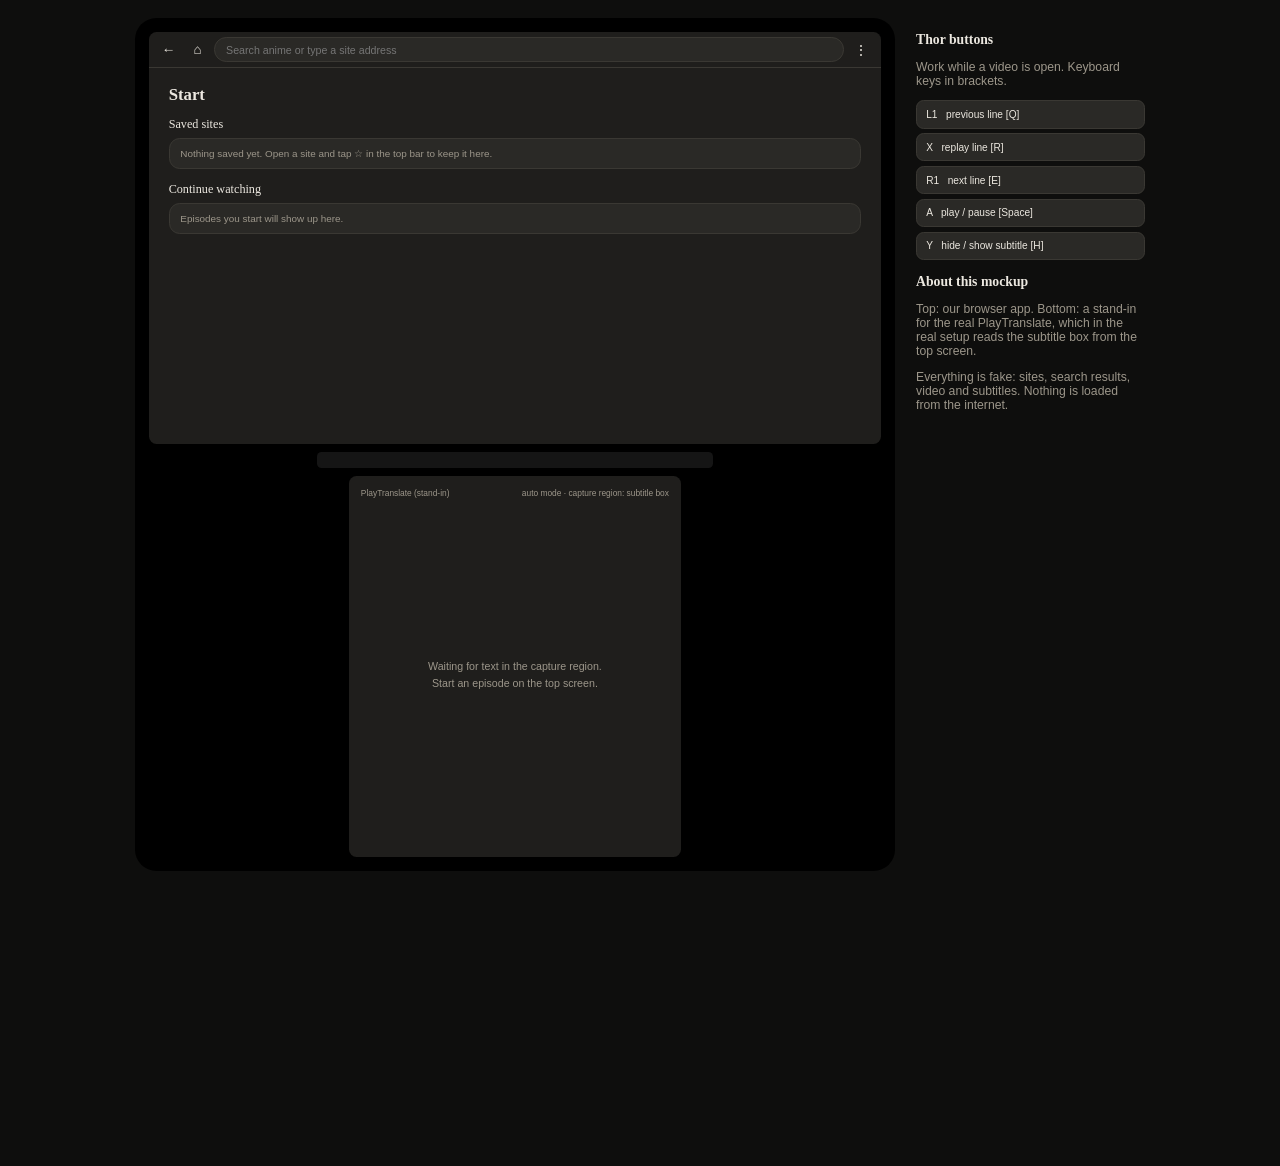
<file: mockup/index.html>
<!DOCTYPE html>
<html lang="en">
<head>
<meta charset="utf-8">
<title>Anime browser mockup (Ayn Thor)</title>
<link rel="stylesheet" href="style.css">
</head>
<body>
<div class="layout">
  <div class="device">
    <div class="screen top-screen">
      <div class="toolbar">
        <button class="icon-button" data-action="go-back" title="Back">&#8592;</button>
        <button class="icon-button" data-action="go-home" title="Home">&#8962;</button>
        <form id="address-form" class="address-form">
          <input id="address-bar" class="address-bar" autocomplete="off" placeholder="Search anime or type a site address">
        </form>
        <span id="blocked-pill" class="blocked-pill hidden"></span>
        <button id="star-button" class="icon-button hidden" data-action="toggle-saved-site" title="Save site">&#9734;</button>
        <button class="icon-button" data-action="open-settings" title="Settings">&#8942;</button>
      </div>
      <div id="detection-bar" class="detection-bar hidden"></div>
      <div id="page" class="page"></div>
      <div id="modal" class="modal hidden"></div>
      <div id="toast" class="toast hidden"></div>
    </div>
    <div class="hinge"></div>
    <div class="screen bottom-screen" id="bottom-screen"></div>
  </div>
  <div class="side-panel">
    <h2>Thor buttons</h2>
    <p class="muted">Work while a video is open. Keyboard keys in brackets.</p>
    <button class="thor-button" data-action="previous-line">L1 &nbsp; previous line [Q]</button>
    <button class="thor-button" data-action="replay-line">X &nbsp; replay line [R]</button>
    <button class="thor-button" data-action="next-line">R1 &nbsp; next line [E]</button>
    <button class="thor-button" data-action="toggle-play">A &nbsp; play / pause [Space]</button>
    <button class="thor-button" data-action="toggle-subtitles">Y &nbsp; hide / show subtitle [H]</button>
    <h2>About this mockup</h2>
    <p class="muted">Top: our browser app. Bottom: a stand-in for the real PlayTranslate, which in the real setup reads the subtitle box from the top screen.</p>
    <p class="muted">Everything is fake: sites, search results, video and subtitles. Nothing is loaded from the internet.</p>
  </div>
</div>
<script src="data.js"></script>
<script src="app.js"></script>
</body>
</html>
</file>
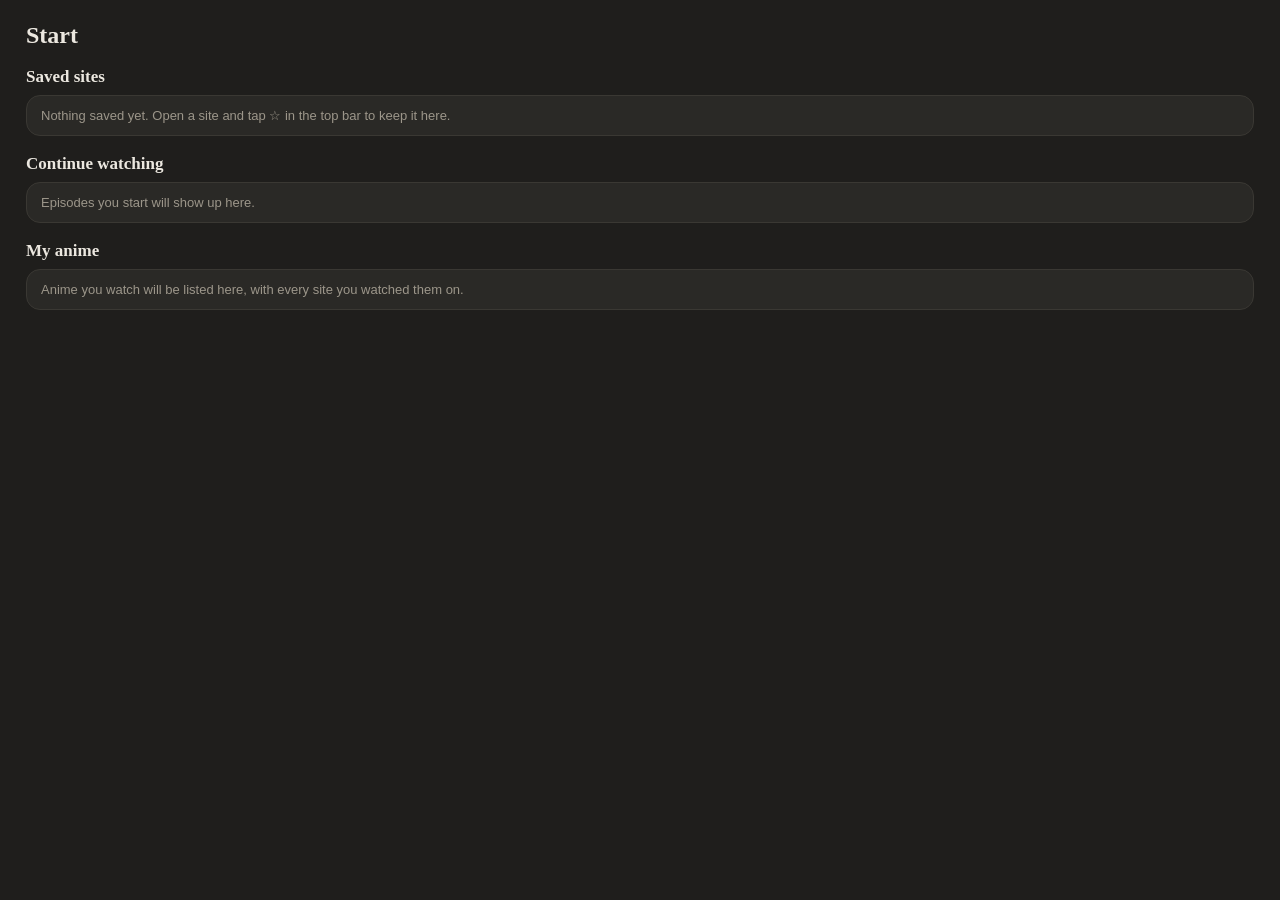
<file: app/src/main/assets/app/home.html>
<!DOCTYPE html>
<html lang="en">
<head>
<meta charset="utf-8">
<meta name="viewport" content="width=device-width, initial-scale=1">
<title>Start</title>
<link rel="stylesheet" href="app.css">
</head>
<body>
<h1>Start</h1>
<div class="section-heading">Saved sites</div>
<div id="saved-sites"></div>
<div class="section-heading">Continue watching</div>
<div id="continue-watching"></div>
<div class="section-heading">My anime</div>
<div id="anime-list"></div>
<script src="bridge.js"></script>
<script src="home.js"></script>
</body>
</html>
</file>
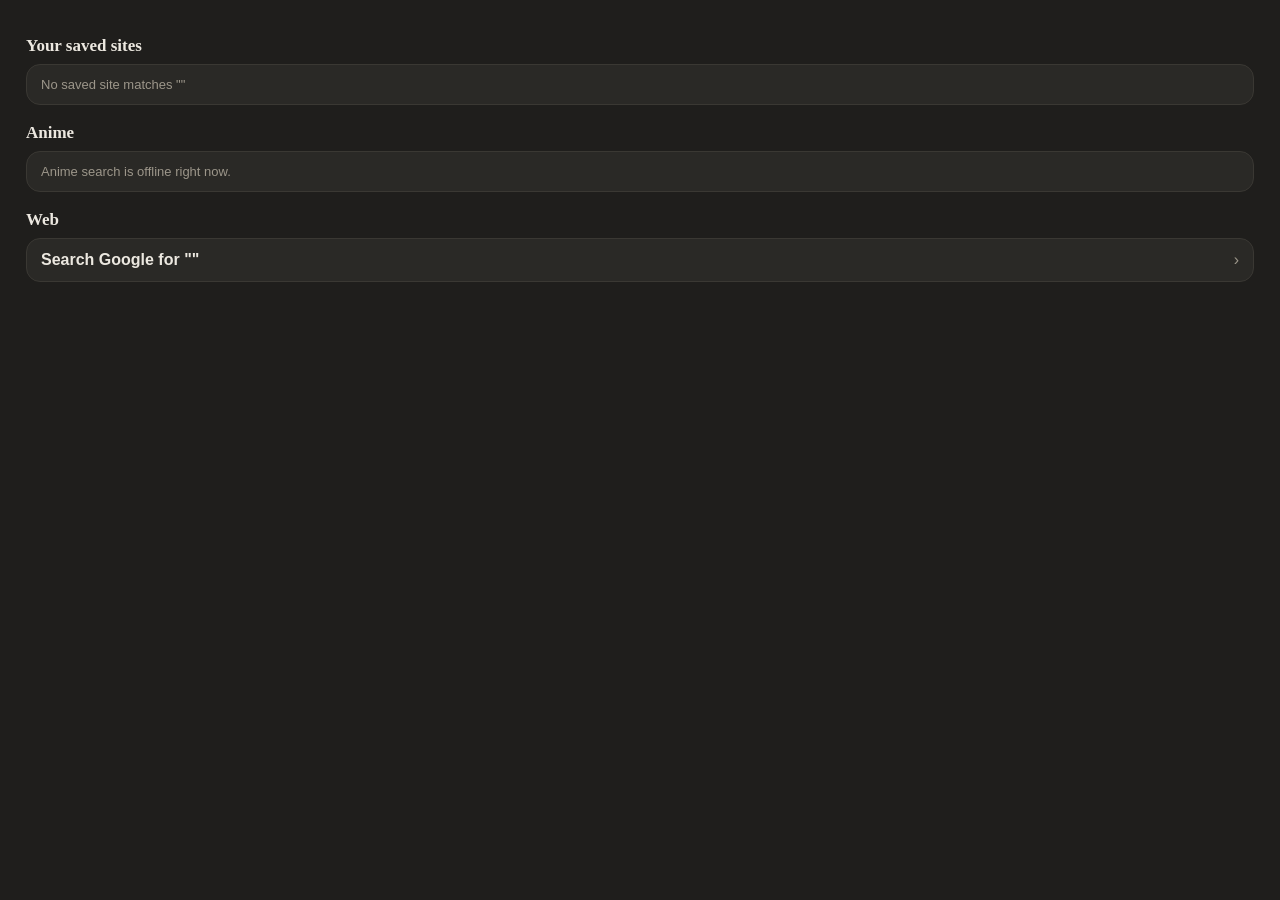
<file: app/src/main/assets/app/search.html>
<!DOCTYPE html>
<html lang="en">
<head>
<meta charset="utf-8">
<meta name="viewport" content="width=device-width, initial-scale=1">
<title>Search</title>
<link rel="stylesheet" href="app.css">
</head>
<body>
<div class="section-heading">Your saved sites</div>
<div id="saved-site-results"></div>
<div class="section-heading">Anime</div>
<div id="anime-results"><div class="card empty-note">Searching…</div></div>
<div class="section-heading">Web</div>
<div class="card clickable row-card" id="google-search"><b id="google-search-text"></b><span class="muted">›</span></div>
<script src="bridge.js"></script>
<script src="search.js"></script>
</body>
</html>
</file>
<file: mockup/style.css>
:root {
  --app-background: #1F1E1C;
  --card: #2A2926;
  --border: #3A3833;
  --ink: #ECE8E0;
  --muted: #9C968A;
  --accent: #D97757;
  --good: #7FC48D;
  --good-background: #24362A;
  --warning: #E0A43A;
  --placeholder: #45423C;
  --ui-font: "Yu Gothic UI", "Noto Sans JP", "Segoe UI", sans-serif;
  --heading-font: "Yu Mincho", "Noto Serif JP", Georgia, serif;
}

[data-theme="light"] {
  --app-background: #F4F1EA;
  --card: #FFFFFF;
  --border: #E2DDD2;
  --ink: #2B2A27;
  --muted: #8A8578;
  --accent: #C96442;
  --good: #3F7A4A;
  --good-background: #E6F2E8;
  --placeholder: #CFC8B8;
}

* { box-sizing: border-box; }

body {
  margin: 0;
  background: #0E0E0D;
  color: var(--ink);
  font-family: var(--ui-font);
}

button { font-family: inherit; cursor: pointer; }

.hidden { display: none !important; }
.muted { color: var(--muted); }

.layout {
  display: flex;
  gap: 28px;
  padding: 24px;
  justify-content: center;
  align-items: flex-start;
}

.device {
  background: #000;
  border-radius: 28px;
  padding: 18px;
  display: flex;
  flex-direction: column;
  align-items: center;
}

.screen {
  position: relative;
  background: var(--app-background);
  border-radius: 10px;
  overflow: hidden;
}

.top-screen {
  width: 960px;
  height: 540px;
  display: flex;
  flex-direction: column;
}

.bottom-screen {
  width: 436px;
  height: 500px;
  padding: 16px;
  display: flex;
  flex-direction: column;
  gap: 10px;
}

.hinge {
  width: 520px;
  height: 22px;
  margin: 10px 0;
  border-radius: 6px;
  background: #151515;
}

.side-panel {
  width: 300px;
  color: #ECE8E0;
}

.side-panel h2 {
  font-family: var(--heading-font);
  font-size: 18px;
  margin: 18px 0 6px;
}

.thor-button {
  display: block;
  width: 100%;
  margin: 6px 0;
  padding: 10px 12px;
  text-align: left;
  border-radius: 10px;
  border: 1px solid #3A3833;
  background: #2A2926;
  color: #ECE8E0;
}

.thor-button:hover { border-color: #D97757; }

.toolbar {
  display: flex;
  align-items: center;
  gap: 6px;
  padding: 7px 10px;
  border-bottom: 1px solid var(--border);
}

.icon-button {
  width: 32px;
  height: 32px;
  border-radius: 16px;
  border: none;
  background: transparent;
  color: var(--ink);
  font-size: 18px;
}

.icon-button:hover { background: var(--card); }
.icon-button.is-saved { color: var(--accent); }

.address-form { flex: 1; }

.address-bar {
  width: 100%;
  height: 32px;
  padding: 0 14px;
  border-radius: 16px;
  border: 1px solid var(--border);
  background: var(--card);
  color: var(--ink);
  font-family: inherit;
  font-size: 14px;
  outline: none;
}

.address-bar:focus { border-color: var(--accent); }

.blocked-pill {
  font-size: 11px;
  padding: 4px 9px;
  border-radius: 12px;
  background: var(--good-background);
  color: var(--good);
  white-space: nowrap;
}

.detection-bar {
  display: flex;
  align-items: center;
  gap: 10px;
  padding: 5px 12px;
  font-size: 12px;
  border-bottom: 1px solid var(--border);
  background: var(--card);
}

.detection-bar .grow { flex: 1; }

.link-button {
  border: none;
  background: none;
  color: var(--accent);
  font-size: 12px;
  padding: 0 4px;
}

.small-button {
  border: 1px solid var(--border);
  background: var(--app-background);
  color: var(--ink);
  border-radius: 10px;
  padding: 2px 8px;
  font-size: 11px;
}

.sync-pill {
  padding: 2px 9px;
  border-radius: 10px;
  font-weight: bold;
  background: var(--good-background);
  color: var(--good);
}

.sync-pill.is-syncing { color: var(--warning); background: transparent; border: 1px solid var(--warning); }

.page {
  flex: 1;
  overflow-y: auto;
  position: relative;
}

.app-page { padding: 18px 26px; }

.page-heading {
  font-family: var(--heading-font);
  font-size: 22px;
  margin: 4px 0 14px;
}

.section-heading {
  font-family: var(--heading-font);
  font-size: 16px;
  margin: 16px 0 8px;
}

.card {
  background: var(--card);
  border: 1px solid var(--border);
  border-radius: 14px;
  padding: 12px 14px;
  margin-bottom: 10px;
}

.clickable { cursor: pointer; }
.clickable:hover { border-color: var(--accent); }

.saved-sites-grid {
  display: grid;
  grid-template-columns: repeat(5, 1fr);
  gap: 10px;
}

.saved-site-tile {
  text-align: center;
  padding: 14px 8px;
}

.site-badge {
  width: 38px;
  height: 38px;
  margin: 0 auto 8px;
  border-radius: 10px;
  background: var(--accent);
  color: white;
  font-weight: bold;
  display: flex;
  align-items: center;
  justify-content: center;
}

.empty-note { color: var(--muted); font-size: 13px; }

.continue-card { display: flex; gap: 14px; align-items: center; }

.cover-placeholder {
  flex: none;
  width: 64px;
  height: 86px;
  border-radius: 8px;
  background: var(--placeholder);
  display: flex;
  align-items: center;
  justify-content: center;
  color: var(--muted);
  font-size: 11px;
}

.progress-track {
  height: 4px;
  border-radius: 2px;
  background: var(--border);
  margin-top: 8px;
}

.progress-fill { height: 4px; border-radius: 2px; background: var(--accent); }

.anime-card { display: flex; gap: 14px; }
.anime-card .details { flex: 1; }
.anime-title-japanese { font-family: var(--heading-font); font-size: 17px; font-weight: bold; }
.anime-meta { color: var(--muted); font-size: 12px; margin-top: 3px; }
.subtitle-status { font-size: 12px; font-weight: bold; margin-top: 8px; }
.subtitle-status.complete { color: var(--good); }
.subtitle-status.partial { color: var(--warning); }

.open-buttons { display: flex; flex-direction: column; gap: 6px; align-items: flex-end; }

.pill-button {
  border: none;
  border-radius: 14px;
  padding: 6px 12px;
  font-size: 12px;
  font-weight: bold;
  background: var(--placeholder);
  color: var(--ink);
}

.pill-button.primary { background: var(--accent); color: white; }

.web-search-card { display: flex; justify-content: space-between; align-items: center; font-weight: bold; }

.settings-row {
  display: flex;
  justify-content: space-between;
  align-items: center;
  padding: 10px 0;
  border-bottom: 1px solid var(--border);
}

.settings-row select {
  background: var(--app-background);
  color: var(--ink);
  border: 1px solid var(--border);
  border-radius: 8px;
  padding: 4px 8px;
  font-family: inherit;
}

.search-engine-page {
  min-height: 100%;
  background: #FFFFFF;
  color: #202124;
  padding: 18px 30px;
  font-family: Arial, sans-serif;
}

.search-engine-header { display: flex; align-items: center; gap: 18px; margin-bottom: 8px; }
.search-engine-name { font-size: 24px; font-weight: bold; color: #4A4A4A; }
.search-engine-box { flex: 1; max-width: 560px; border: 1px solid #DADCE0; border-radius: 22px; padding: 9px 18px; }
.search-engine-note { font-size: 12px; color: #70757A; margin: 6px 0 16px; }
.search-result { margin-bottom: 20px; cursor: pointer; max-width: 620px; }
.search-result-address { font-size: 12px; color: #4D5156; }
.search-result-title { font-size: 19px; color: #1A0DAB; margin: 3px 0; }
.search-result:hover .search-result-title { text-decoration: underline; }
.search-result-text { font-size: 13px; color: #4D5156; }

.fake-site {
  min-height: 100%;
  background: #14161F;
  color: #DFE3F0;
  font-family: Arial, sans-serif;
}

.fake-site-header {
  display: flex;
  align-items: center;
  gap: 16px;
  padding: 12px 22px;
  background: #1C1F2C;
}

.fake-site-logo { font-size: 20px; font-weight: bold; color: #8F80FF; }
.fake-site-search { display: flex; gap: 6px; flex: 1; max-width: 380px; }
.fake-site-search input { flex: 1; background: #10121A; border: 1px solid #2E3245; color: #DFE3F0; border-radius: 6px; padding: 6px 10px; }
.fake-site-search button, .fake-site-button { background: #7C6CF0; color: white; border: none; border-radius: 6px; padding: 6px 12px; }
.fake-site-body { padding: 16px 22px; }
.fake-site-ad-slot { border: 1px dashed #2E3245; color: #5A6080; font-size: 11px; text-align: center; padding: 8px; margin-bottom: 14px; border-radius: 6px; }
.fake-site-grid { display: grid; grid-template-columns: repeat(4, 1fr); gap: 14px; }
.fake-site-tile { background: #1C1F2C; border-radius: 8px; overflow: hidden; cursor: pointer; }
.fake-site-tile:hover { outline: 2px solid #7C6CF0; }
.fake-site-poster { height: 120px; display: flex; align-items: center; justify-content: center; color: rgba(255,255,255,0.6); font-size: 12px; }
.fake-site-tile-title { padding: 8px; font-size: 13px; }
.episode-grid { display: grid; grid-template-columns: repeat(8, 1fr); gap: 8px; margin-top: 12px; }
.episode-button { background: #1C1F2C; color: #DFE3F0; border: 1px solid #2E3245; border-radius: 6px; padding: 8px 0; }
.episode-button:hover { border-color: #7C6CF0; }

.player { position: absolute; inset: 0; background: #000; }

.video-scene {
  position: absolute;
  inset: 0 0 40px 0;
  display: flex;
  align-items: center;
  justify-content: center;
  flex-direction: column;
  gap: 10px;
  color: rgba(255,255,255,0.75);
}

.video-scene-title { font-size: 15px; }
.speaking-indicator { font-size: 13px; padding: 4px 12px; border-radius: 12px; background: rgba(0,0,0,0.35); }

.video-controls {
  position: absolute;
  left: 0;
  right: 0;
  bottom: 0;
  height: 40px;
  display: flex;
  align-items: center;
  gap: 12px;
  padding: 0 14px;
  background: rgba(20,22,31,0.95);
  color: #DFE3F0;
  font-size: 12px;
}

.video-controls button { background: none; border: none; color: #DFE3F0; font-size: 16px; }
.seek-track { flex: 1; height: 5px; background: #2E3245; border-radius: 3px; cursor: pointer; position: relative; }
.seek-fill { height: 5px; background: #7C6CF0; border-radius: 3px; width: 0; }

.subtitle-box {
  position: absolute;
  left: 50%;
  transform: translateX(-50%);
  bottom: 52px;
  width: 78%;
  min-height: 58px;
  padding: 10px 18px;
  border-radius: 10px;
  background: rgba(0,0,0,0.92);
  color: #FFFFFF;
  font-family: "Yu Gothic UI", "Noto Sans JP", sans-serif;
  font-weight: bold;
  text-align: center;
  display: flex;
  align-items: center;
  justify-content: center;
}

.subtitle-box.size-small { font-size: 20px; }
.subtitle-box.size-medium { font-size: 25px; }
.subtitle-box.size-large { font-size: 31px; }
.subtitle-box.is-empty { background: transparent; }

.burned-in-english {
  position: absolute;
  bottom: 62px;
  width: 100%;
  text-align: center;
  color: #FFF;
  font-size: 18px;
  text-shadow: 0 0 4px #000;
}

.modal {
  position: absolute;
  inset: 0;
  background: rgba(0,0,0,0.55);
  display: flex;
  align-items: center;
  justify-content: center;
  z-index: 10;
}

.modal-card {
  width: 420px;
  background: var(--app-background);
  border: 1px solid var(--border);
  border-radius: 16px;
  padding: 18px 20px;
}

.modal-card label { display: block; margin: 12px 0 4px; font-size: 13px; color: var(--muted); }
.modal-card select, .modal-card input { width: 100%; padding: 6px 8px; border-radius: 8px; border: 1px solid var(--border); background: var(--card); color: var(--ink); font-family: inherit; }
.modal-actions { display: flex; justify-content: flex-end; gap: 8px; margin-top: 16px; }

.toast {
  position: absolute;
  left: 50%;
  bottom: 18px;
  transform: translateX(-50%);
  background: var(--ink);
  color: var(--app-background);
  padding: 8px 16px;
  border-radius: 18px;
  font-size: 13px;
  z-index: 20;
}

.bottom-screen .stand-in-label { font-size: 11px; color: var(--muted); display: flex; justify-content: space-between; }
.reading-line { font-size: 22px; line-height: 1.7; font-weight: bold; }
.word { border-radius: 4px; padding: 0 1px; }
.word.has-entry { cursor: pointer; border-bottom: 2px solid transparent; }
.word.has-entry:hover { border-bottom-color: var(--accent); }
.word.is-selected { background: var(--accent); color: white; }
.translation-text { font-size: 13px; color: var(--muted); }
.word-card { border: 1.5px solid var(--accent); }
.word-heading { display: flex; align-items: center; gap: 10px; }
.word-headword { font-family: var(--heading-font); font-size: 24px; font-weight: bold; }
.word-reading { color: var(--muted); }
.level-chip { color: white; font-size: 11px; font-weight: bold; padding: 2px 8px; border-radius: 9px; }
.level-N5 { background: #6BAA75; }
.level-N4 { background: #4F8FBF; }
.level-N3 { background: #E0A43A; }
.level-N2 { background: #C96442; }
.level-N1 { background: #8E5BA8; }
.word-meanings { margin: 8px 0 0; padding-left: 20px; font-size: 14px; }
.word-card-footer { display: flex; justify-content: space-between; align-items: center; margin-top: 8px; font-size: 12px; color: var(--muted); }
.waiting-state { margin: auto; text-align: center; color: var(--muted); font-size: 14px; line-height: 1.6; }
</file>
<file: app/src/main/assets/app/app.css>
:root {
  --app-background: #1F1E1C;
  --card: #2A2926;
  --border: #3A3833;
  --ink: #ECE8E0;
  --muted: #9C968A;
  --accent: #D97757;
  --good: #7FC48D;
  --warning: #E0A43A;
  --placeholder: #45423C;
}

* { box-sizing: border-box; }

body {
  margin: 0;
  padding: 18px 26px 40px;
  background: var(--app-background);
  color: var(--ink);
  font-family: "Noto Sans JP", "Noto Sans CJK JP", sans-serif;
}

h1, .section-heading, .anime-title-native { font-family: "Noto Serif JP", "Noto Serif CJK JP", serif; }
h1 { font-size: 24px; margin: 4px 0 14px; }
.section-heading { font-size: 17px; font-weight: bold; margin: 18px 0 8px; }
.muted { color: var(--muted); }

.card {
  background: var(--card);
  border: 1px solid var(--border);
  border-radius: 14px;
  padding: 12px 14px;
  margin-bottom: 10px;
}

.clickable { cursor: pointer; }
.clickable:active { border-color: var(--accent); }
.empty-note { color: var(--muted); font-size: 13px; }

.saved-sites-grid { display: grid; grid-template-columns: repeat(auto-fill, minmax(130px, 1fr)); gap: 10px; }
.saved-site-tile { text-align: center; padding: 14px 8px; }
.site-badge {
  width: 40px; height: 40px; margin: 0 auto 8px; border-radius: 10px;
  background: var(--accent); color: white; font-weight: bold;
  display: flex; align-items: center; justify-content: center;
}

.row-card { display: flex; justify-content: space-between; align-items: center; gap: 12px; }

.anime-card { display: flex; gap: 14px; }
.anime-card .details { flex: 1; min-width: 0; }
.cover { width: 64px; height: 90px; border-radius: 8px; object-fit: cover; background: var(--placeholder); flex: none; }
.anime-title-native { font-size: 17px; font-weight: bold; }
.anime-meta { color: var(--muted); font-size: 12px; margin-top: 3px; }
.subtitle-status { font-size: 12px; font-weight: bold; margin-top: 8px; color: var(--muted); }
.subtitle-status.found { color: var(--good); }
.subtitle-status.missing { color: var(--warning); }

.open-buttons { display: flex; flex-direction: column; gap: 6px; align-items: flex-end; }
.pill-button {
  border: none; border-radius: 14px; padding: 7px 12px; font-size: 12px; font-weight: bold;
  background: var(--placeholder); color: var(--ink);
}
.pill-button.primary { background: var(--accent); color: white; }

.not-matched { color: var(--warning); }

.cover-initial {
  display: flex; align-items: center; justify-content: center;
  font-family: "Noto Serif JP", "Noto Serif CJK JP", serif; font-size: 26px; color: var(--muted);
}

.anime-list-grid {display: grid; grid-template-columns: repeat(auto-fill, minmax(320px, 1fr)); gap: 10px; align-items: start; }
.anime-list-grid .card { margin-bottom: 0; }
.watched-sites { margin-top: 10px; border-top: 1px solid var(--border); }
.watched-site-row {
  display: flex; justify-content: space-between; align-items: center; gap: 10px;
  padding: 10px 0; border-bottom: 1px solid var(--border);
}
.watched-site-row:last-child { border-bottom: none; padding-bottom: 0; }
</file>
